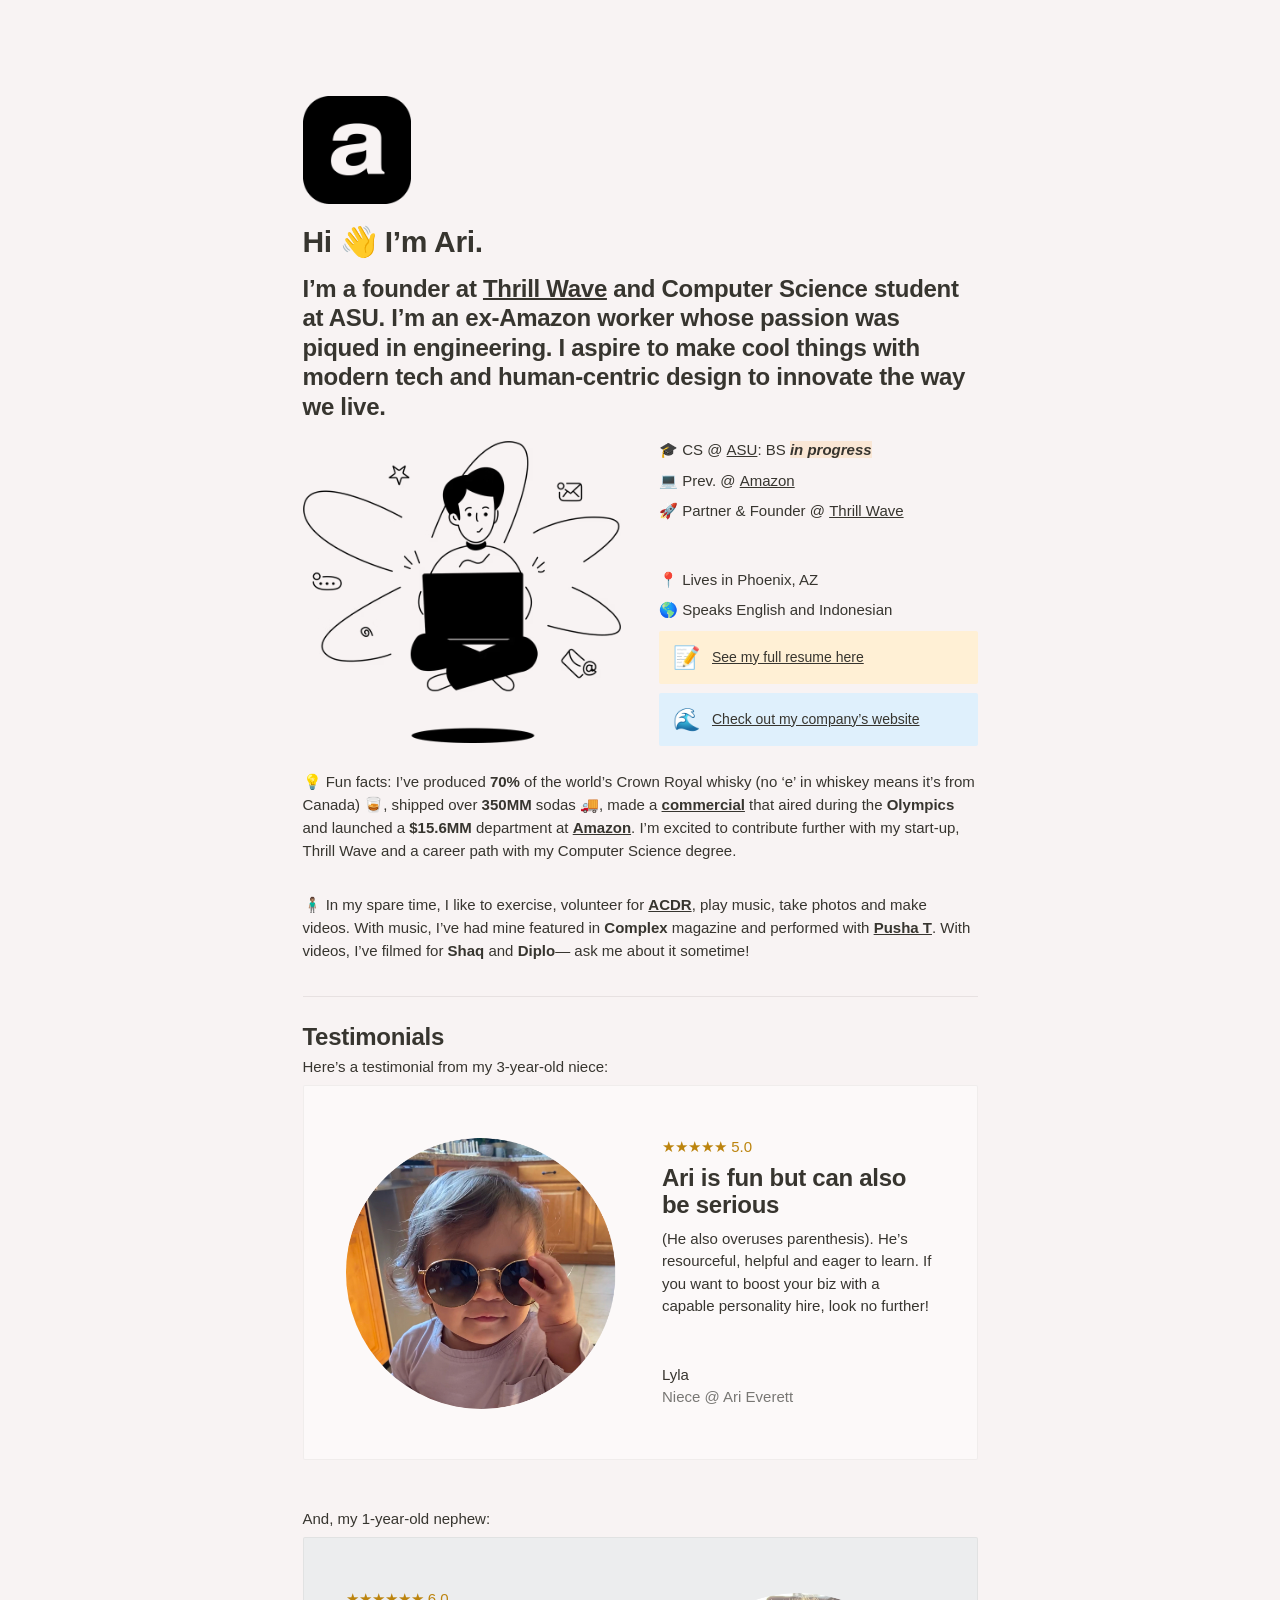
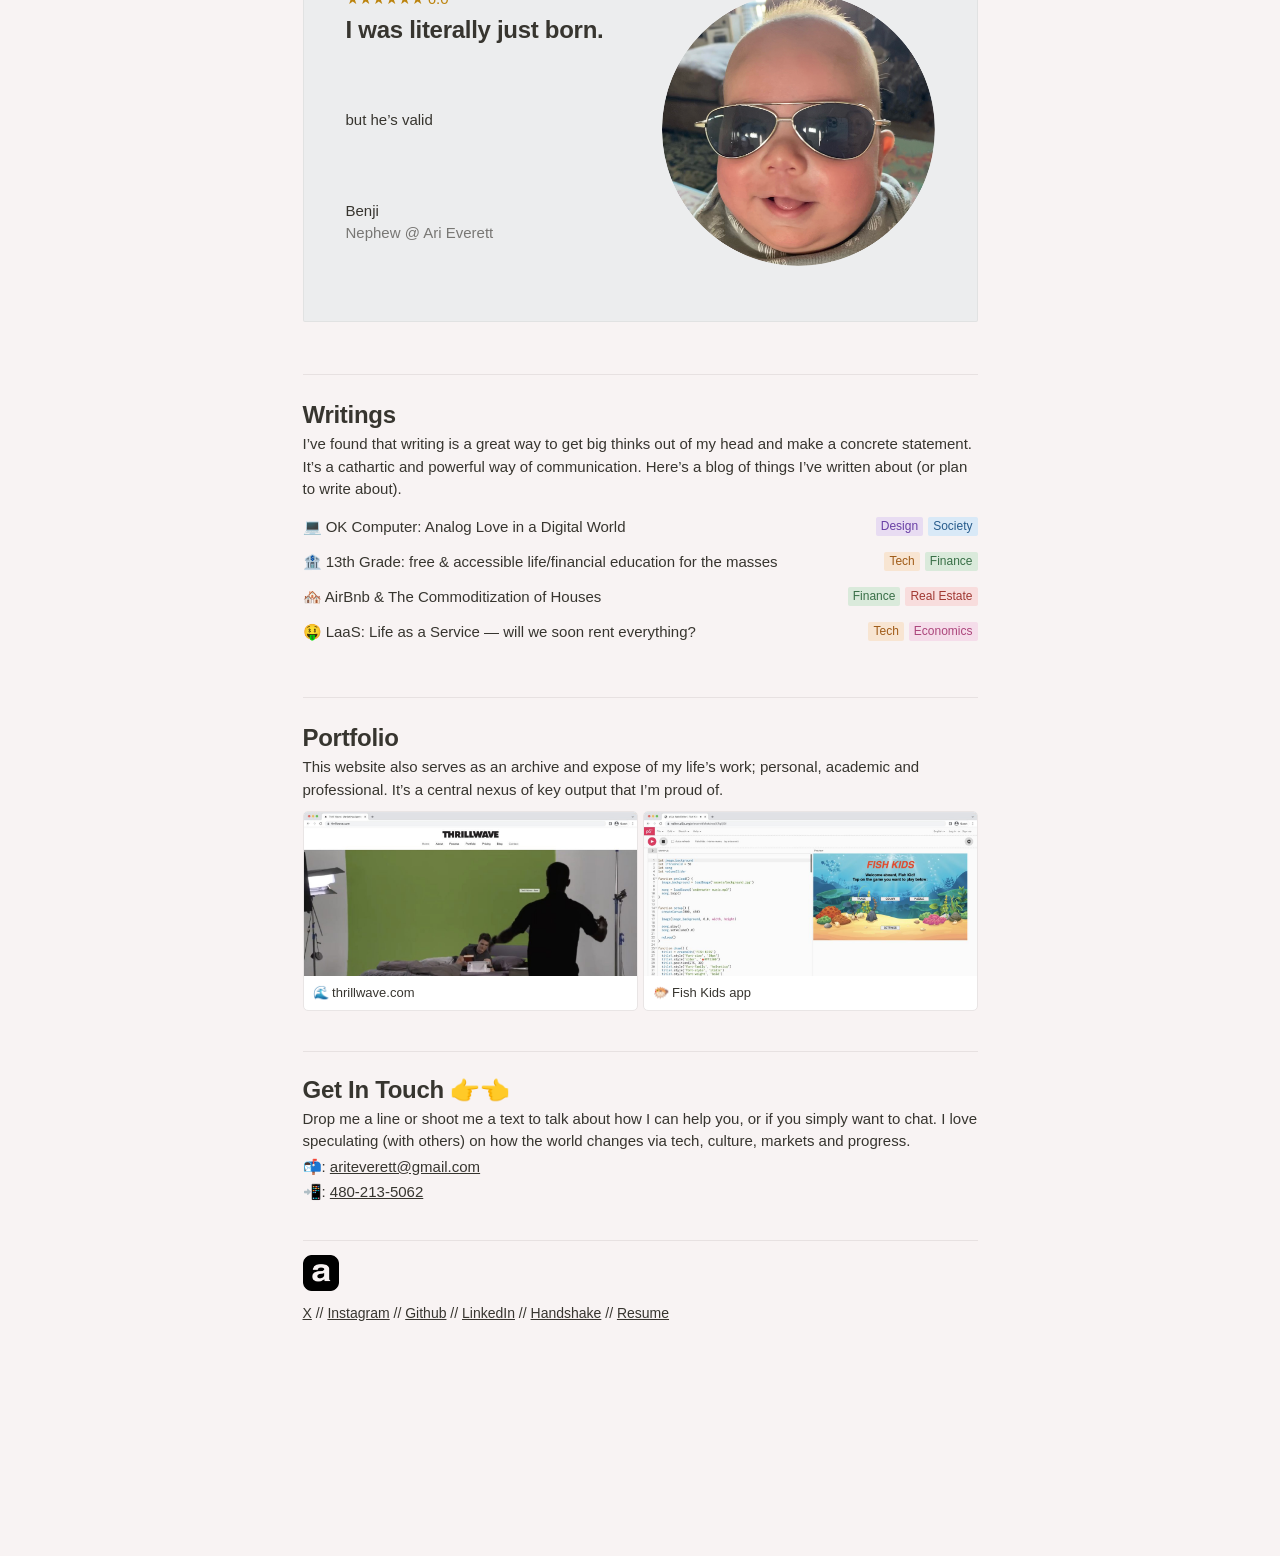
<file: index.html>
<!doctype html>
<html lang="en">
  <head>
    <meta charset="utf-8" />
    <meta name="viewport" content="width=device-width,initial-scale=1" />
    <meta
      name="description"
      content="Ari Everett's website — computer science, writing, projects and contact information."
    />
    <meta name="theme-color" content="#f8f3f3" />
    <title>Ari Everett’s website</title>
    <link
      rel="icon"
      href="assets/original/ari-website-logo-wordmark.png"
      type="image/png"
    />
    <link rel="stylesheet" href="styles.css" />
  </head>
  <body class="home-page">
    <a href="#main" class="skip-link">Skip to content</a>

    <main id="main" class="notion-page">
      
      <figure class="wordmark">
        <img
          src="assets/original/ari-website-logo-wordmark.png"
          width="108"
          height="108"
          alt="Ari Everett's logo, a white a on black"
        />
      </figure>
      <section id="about" class="intro" aria-label="About Ari">
        <h1>Hi 👋 I’m Ari.</h1>
        <p class="intro-bold">
          I’m a founder at <a href="https://thrillwave.com/">Thrill Wave</a> and
          Computer Science student at ASU. I’m an ex-Amazon worker whose passion
          was piqued in engineering. I aspire to make cool things with modern
          tech and human-centric design to innovate the way we live.
        </p>
        <div class="profile-columns">
          <figure class="illustration">
            <img
              src="assets/original/7f15458a-ba9f-46fd-8fb2-d52055afeadf.png"
              alt="Black-and-white illustration of a person working on a laptop"
            />
          </figure>
          <div class="profile-facts">
            <p>
              🎓 CS @ <a href="https://wpcarey.asu.edu/">ASU</a>: BS
              <strong><em class="highlight-orange">in progress</em></strong>
            </p>
            <p>💻 Prev. @ <a href="https://amazon.com/">Amazon</a></p>
            <p>
              🚀 Partner &amp; Founder @
              <a href="https://thrillwave.com/">Thrill Wave</a>
            </p>
            <div class="fact-separator" aria-hidden="true"></div>
            <p>📍 Lives in Phoenix, AZ</p>
            <p>🌎 Speaks English and Indonesian</p>
            <a
              class="notion-callout resume"
              href="https://www.linkedin.com/in/ari-everett-a2522222/"
              ><span aria-hidden="true">📝</span>
              <span>See my full resume here</span></a
            >
            <a class="notion-callout company" href="https://thrillwave.com/"
              ><span aria-hidden="true">🌊</span>
              <span>Check out my company’s website</span></a
            >
          </div>
        </div>
        <p class="bio-paragraph">
          💡 Fun facts: I’ve produced <strong>70%</strong> of the world’s Crown
          Royal whisky (no ‘e’ in whiskey means it’s from Canada) 🥃, shipped
          over <strong>350MM</strong> sodas 🚚, made a
          <strong
            ><a href="https://www.youtube.com/watch?v=tZry4xuAfZs&t=1s"
              >commercial</a
            ></strong
          >
          that aired during the <strong>Olympics</strong> and launched a
          <strong>$15.6MM</strong> department at
          <strong><a href="https://amazon.com/">Amazon</a></strong
          >. I’m excited to contribute further with my start-up, Thrill Wave and
          a career path with my Computer Science degree.
        </p>
        <p class="bio-paragraph">
          🧍🏽‍♂️ In my spare time, I like to exercise, volunteer for
          <a href="https://instagram.com/arizonacattledogsrescue">ACDR</a>, play
          music, take photos and make videos. With music, I’ve had mine featured
          in <strong>Complex</strong> magazine and performed with
          <a
            href="https://open.spotify.com/track/3YqJ0iaDWM0aqEDQExd2j3?si=687bc37be6a9475b"
            >Pusha T</a
          >. With videos, I’ve filmed for <strong>Shaq</strong> and
          <strong>Diplo</strong>— ask me about it sometime!
        </p>
      </section>
      <section class="section testimonials" id="testimonials">
        <h2>Testimonials</h2>
        <p class="section-description">
          Here’s a testimonial from my 3-year-old niece:
        </p>
        <article class="testimonial-card lyla-card">
          <img
            class="testimonial-photo"
            src="assets/original/lyla-ari-website.png"
            alt="Lyla wearing sunglasses"
            loading="eager"
          />
          <div class="testimonial-text">
            <div class="stars">★★★★★ 5.0</div>
            <h3>Ari is fun but can also be serious</h3>
            <p>
              (He also overuses parenthesis). He’s resourceful, helpful and
              eager to learn. If you want to boost your biz with a capable
              personality hire, look no further!
            </p>
            <p class="testimonial-credit">
              Lyla<br /><span>Niece @ Ari Everett</span>
            </p>
          </div>
        </article>
        <p class="section-description nephew-label">
          And, my 1-year-old nephew:
        </p>
        <article class="testimonial-card benji-card">
          <div class="testimonial-text">
            <div class="stars">★★★★★★ 6.0</div>
            <h3>I was literally just born.</h3>
            <p class="benji-valid">but he’s valid</p>
            <p class="testimonial-credit">
              Benji<br /><span>Nephew @ Ari Everett</span>
            </p>
          </div>
          <img
            class="testimonial-photo"
            src="assets/original/benji-sunglasses-arieverett-website.png"
            alt="Benji wearing sunglasses"
            loading="eager"
          />
        </article>
      </section>
      <section class="section writings" id="writing">
        <h2>Writings</h2>
        <p class="section-description">
          I’ve found that writing is a great way to get big thinks out of my
          head and make a concrete statement. It’s a cathartic and powerful way
          of communication. Here’s a blog of things I’ve written about (or plan
          to write about).
        </p>
        <div class="writing-rows">
          <div class="writing-row">
            <a href="writing/ok-computer.html"
              ><span aria-hidden="true">💻</span> OK Computer: Analog Love in a
              Digital World</a
            >
            <div class="tags">
              <span class="tag purple">Design</span
              ><span class="tag blue">Society</span>
            </div>
          </div>
          <div class="writing-row">
            <a href="writing/13th-grade.html"
              ><span aria-hidden="true">🏦</span> 13th Grade: free &amp;
              accessible life/financial education for the masses</a
            >
            <div class="tags">
              <span class="tag orange">Tech</span
              ><span class="tag green">Finance</span>
            </div>
          </div>
          <div class="writing-row">
            <a href="writing/airbnb-and-houses.html"
              ><span aria-hidden="true">🏘️</span> AirBnb &amp; The
              Commoditization of Houses</a
            >
            <div class="tags">
              <span class="tag green">Finance</span
              ><span class="tag red">Real Estate</span>
            </div>
          </div>
          <div class="writing-row">
            <a href="writing/life-as-a-service.html"
              ><span aria-hidden="true">🤑</span> LaaS: Life as a Service — will
              we soon rent everything?</a
            >
            <div class="tags">
              <span class="tag orange">Tech</span
              ><span class="tag pink">Economics</span>
            </div>
          </div>
        </div>
      </section>
      <section class="section portfolio" id="portfolio">
        <h2>Portfolio</h2>
        <p class="section-description">
          This website also serves as an archive and expose of my life’s work;
          personal, academic and professional. It’s a central nexus of key
          output that I’m proud of.
        </p>
        <div class="portfolio-grid">
          <a class="portfolio-card" href="portfolio/thrill-wave.html"
            ><img
              src="assets/portfolio-thrillwave-com-screen-shot-2022-11-09-at-3-14-25-pm-thumb.jpg"
              alt="Screenshot of the Thrill Wave website"
              loading="eager"
            /><span>🌊 thrillwave.com</span></a
          >
          <a class="portfolio-card" href="portfolio/fish-kids.html"
            ><img
              src="assets/portfolio-fish-kids-app-screen-shot-2022-11-09-at-3-31-54-pm-thumb.jpg"
              alt="Screenshot of the Fish Kids app"
              loading="eager"
            /><span>🐡 Fish Kids app</span></a
          >
        </div>
      </section>
      <section class="section contact" id="contact">
        <h2>Get In Touch 👉👈</h2>
        <p>
          Drop me a line or shoot me a text to talk about how I can help you, or
          if you simply want to chat. I love speculating (with others) on how
          the world changes via tech, culture, markets and progress.
        </p>
        <p>
          📬: <a href="mailto:ariteverett@gmail.com">ariteverett@gmail.com</a>
        </p>
        <p>📲: <a href="tel:+14802135062">480-213-5062</a></p>
      </section>
      <footer class="page-footer">
        <img
          src="assets/original/ari-website-logo-wordmark-1.png"
          width="36"
          height="36"
          alt="Ari logo"
        />
        <p>
          <a href="https://x.com/arieverett_">X</a> //
          <a href="https://instagram.com/ari.everett">Instagram</a> //
          <a href="https://github.com/arieverett">Github</a> //
          <a href="https://www.linkedin.com/in/ari-everett-a2522222/"
            >LinkedIn</a
          >
          //
          <a href="https://asu.joinhandshake.com/stu/users/40509459"
            >Handshake</a
          >
          //
          <a href="https://www.linkedin.com/in/ari-everett-a2522222/">Resume</a>
        </p>
      </footer>
    </main>
  </body>
</html>
</file>
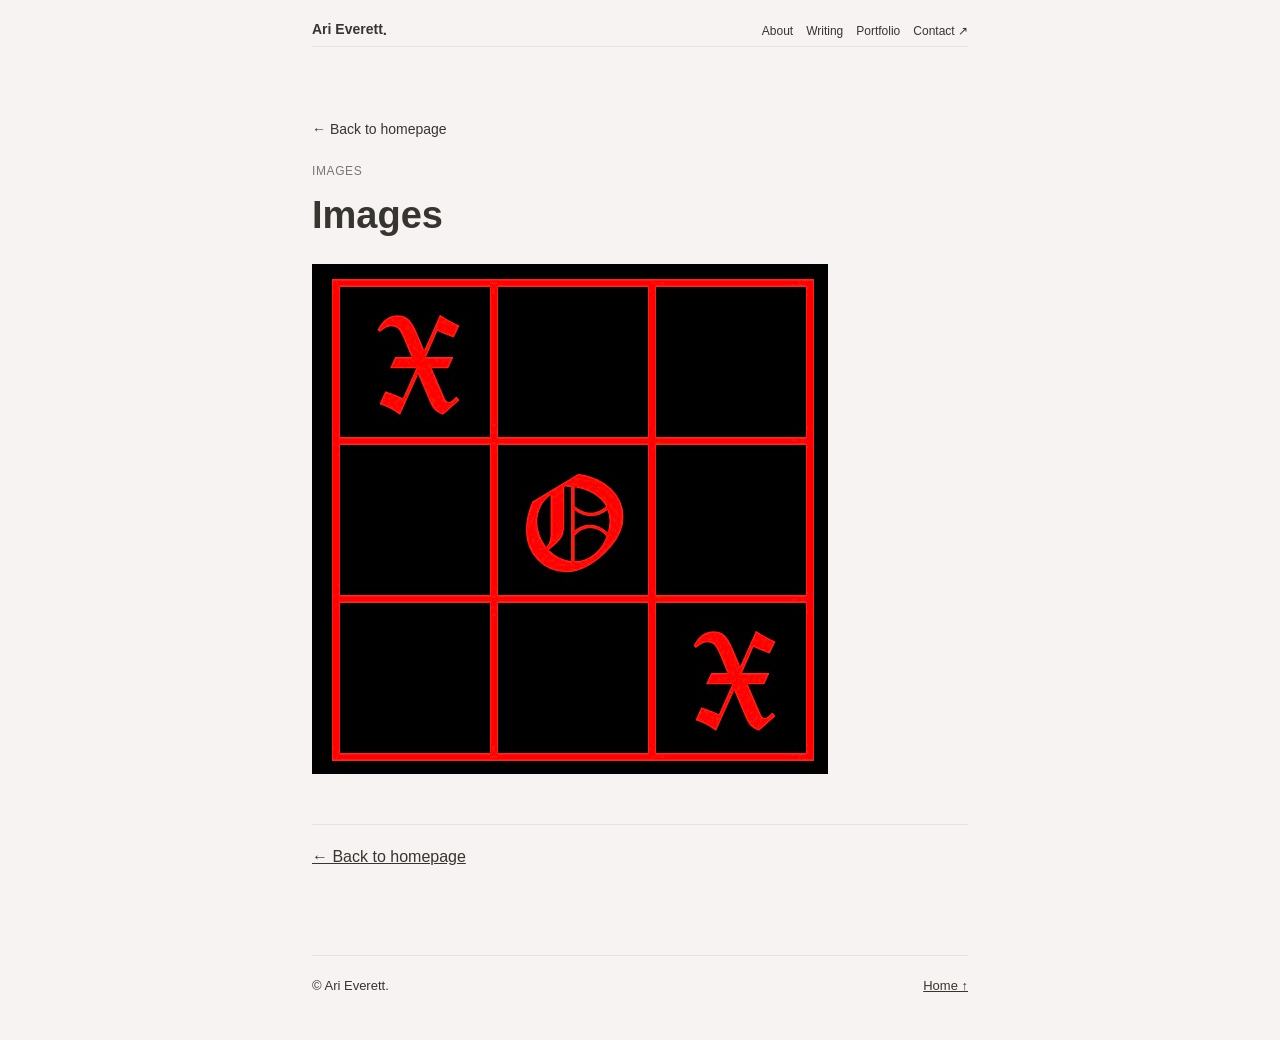
<file: images.html>
<!doctype html>
<html lang="en">
  <head>
    <meta charset="utf-8" />
    <meta name="viewport" content="width=device-width,initial-scale=1" />
    <title>Images — Ari Everett</title>
    <meta
      name="description"
      content="Images on Ari Everett's personal website"
    />
    <link
      rel="icon"
      type="image/png"
      href="./assets/original/ari-website-logo-wordmark.png"
    />
    <link rel="stylesheet" href="./styles.css" />
  </head>
  <body>
    <a class="skip-link" href="#main">Skip to content</a>
    <div class="page-shell">
      <header class="site-header">
        <a class="brand" href="./index.html"
          >Ari Everett<span class="brand-period">.</span></a
        >
        <nav class="main-nav" aria-label="Main navigation">
          <a href="./index.html#about">About</a
          ><a href="./index.html#writing">Writing</a>
          <a href="./index.html#portfolio">Portfolio</a
          ><a class="nav-contact" href="./index.html#contact">Contact ↗</a>
        </nav>
      </header>
      <main id="main" class="detail-page">
        <a class="back-link" href="./index.html">← Back to homepage</a>
        <div class="section-kicker">IMAGES</div>
        <h1 class="detail-heading">Images</h1>

        <div class="detail-content">
          <div class="page-body">
            <p
              class=""
              dir="auto"
              id="19d56f1e-ccf3-80bd-9148-d200be63e2c1"
            ></p>
            <figure
              class="image"
              data-notion-image="Images/thumbnail.jpg"
              dir="ltr"
              id="19d56f1e-ccf3-8064-bd2c-e32efbeae241"
            >
              <a href="assets/original/images-thumbnail.jpg"
                ><img
                  alt="Images image"
                  loading="lazy"
                  src="assets/original/images-thumbnail.jpg"
              /></a>
            </figure>
          </div>
        </div>
        <p class="detail-bottom">
          <a href="./index.html">← Back to homepage</a>
        </p>
      </main>
      <footer class="footer">
        <span>© Ari Everett.</span><a href="./index.html">Home ↑</a>
      </footer>
    </div>
  </body>
</html>
</file>
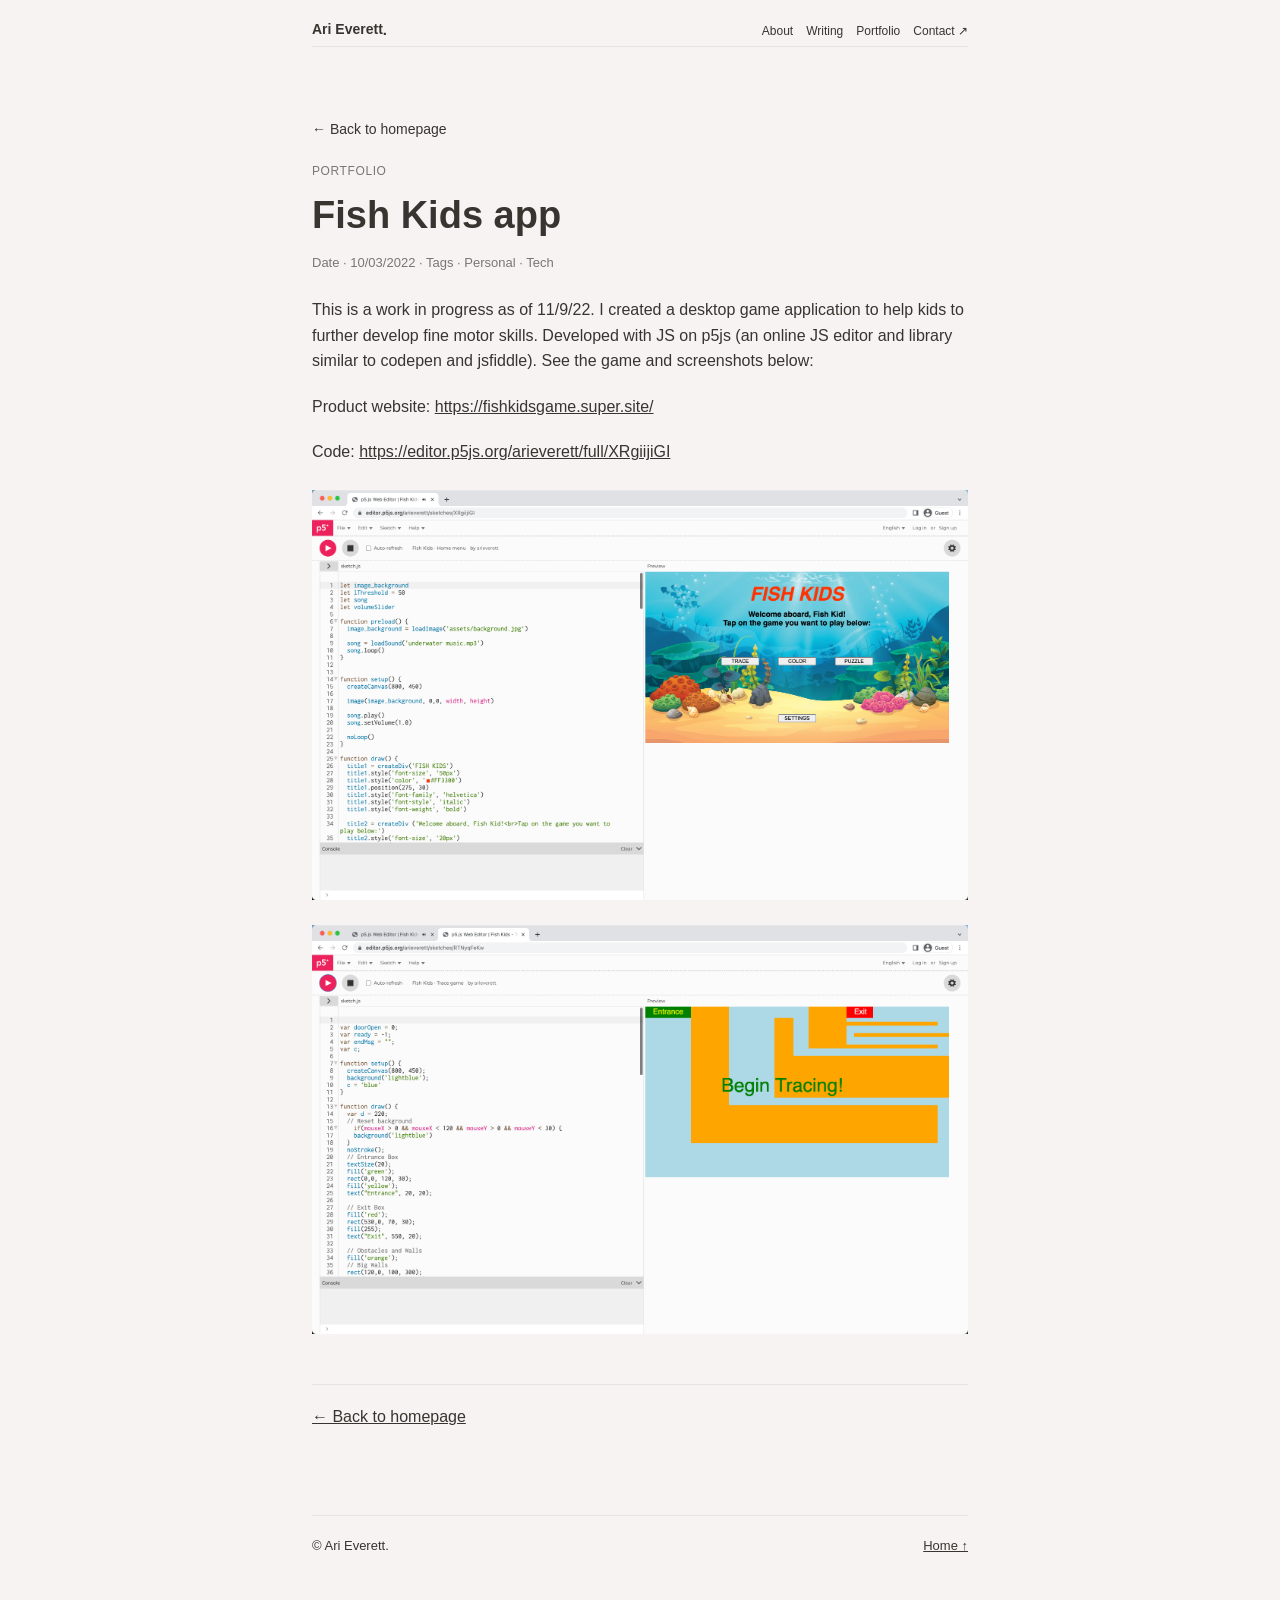
<file: portfolio/fish-kids.html>
<!doctype html>
<html lang="en">
  <head>
    <meta charset="utf-8" />
    <meta name="viewport" content="width=device-width,initial-scale=1" />
    <title>Fish Kids app — Ari Everett</title>
    <meta
      name="description"
      content="Fish Kids app on Ari Everett's personal website"
    />
    <link
      rel="icon"
      type="image/png"
      href="../assets/original/ari-website-logo-wordmark.png"
    />
    <link rel="stylesheet" href="../styles.css" />
  </head>
  <body>
    <a class="skip-link" href="#main">Skip to content</a>
    <div class="page-shell">
      <header class="site-header">
        <a class="brand" href="../index.html"
          >Ari Everett<span class="brand-period">.</span></a
        >
        <nav class="main-nav" aria-label="Main navigation">
          <a href="../index.html#about">About</a
          ><a href="../index.html#writing">Writing</a>
          <a href="../index.html#portfolio">Portfolio</a
          ><a class="nav-contact" href="../index.html#contact">Contact ↗</a>
        </nav>
      </header>
      <main id="main" class="detail-page">
        <a class="back-link" href="../index.html">← Back to homepage</a>
        <div class="section-kicker">PORTFOLIO</div>
        <h1 class="detail-heading">Fish Kids app</h1>
        <p class="detail-meta">Date · 10/03/2022 · Tags · Personal · Tech</p>
        <div class="detail-content">
          <div class="page-body">
            <p class="" dir="auto" id="2e720b63-344a-4698-a5ae-ea6cd41a1dca">
              This is a work in progress as of 11/9/22. I created a desktop game
              application to help kids to further develop fine motor skills.
              Developed with JS on p5js (an online JS editor and library similar
              to codepen and jsfiddle). See the game and screenshots below:
            </p>
            <p class="" dir="auto" id="11c56f1e-ccf3-8096-9012-fd1889cea832">
              Product website:
              <a
                href="https://fishkidsgame.super.site/"
                rel="noopener noreferrer"
                >https://fishkidsgame.super.site/</a
              >
            </p>
            <p class="" dir="auto" id="c6db4146-a70e-40aa-aa8f-66b83455198d">
              Code:
              <a
                href="https://editor.p5js.org/arieverett/full/XRgiijiGI"
                rel="noopener noreferrer"
                >https://editor.p5js.org/arieverett/full/XRgiijiGI</a
              >
            </p>
            <figure
              class="image"
              data-notion-image="Fish%20Kids%20app/Screen_Shot_2022-11-09_at_3.31.54_PM.png"
              dir="ltr"
              id="dcc978ec-bba9-4c83-ada4-5f64b4d6c47f"
            >
              <a
                href="../assets/original/portfolio-fish-kids-app-screen-shot-2022-11-09-at-3-31-54-pm.png"
                ><img
                  alt="Fish Kids app image"
                  loading="lazy"
                  src="../assets/original/portfolio-fish-kids-app-screen-shot-2022-11-09-at-3-31-54-pm.png"
              /></a>
            </figure>
            <figure
              class="image"
              data-notion-image="Fish%20Kids%20app/Screen_Shot_2022-11-09_at_3.32.08_PM.png"
              dir="ltr"
              id="29013e38-6237-44db-bda9-22031362b367"
            >
              <a
                href="../assets/original/portfolio-fish-kids-app-screen-shot-2022-11-09-at-3-32-08-pm.png"
                ><img
                  alt="Fish Kids app image"
                  loading="lazy"
                  src="../assets/original/portfolio-fish-kids-app-screen-shot-2022-11-09-at-3-32-08-pm.png"
              /></a>
            </figure>
            <p
              class=""
              dir="auto"
              id="499228a7-7726-4e8a-abd5-2898237846c4"
            ></p>
            <p
              class=""
              dir="auto"
              id="09906d43-035c-4b67-9254-ae1dd00c31d7"
            ></p>
          </div>
        </div>
        <p class="detail-bottom">
          <a href="../index.html">← Back to homepage</a>
        </p>
      </main>
      <footer class="footer">
        <span>© Ari Everett.</span><a href="../index.html">Home ↑</a>
      </footer>
    </div>
  </body>
</html>
</file>
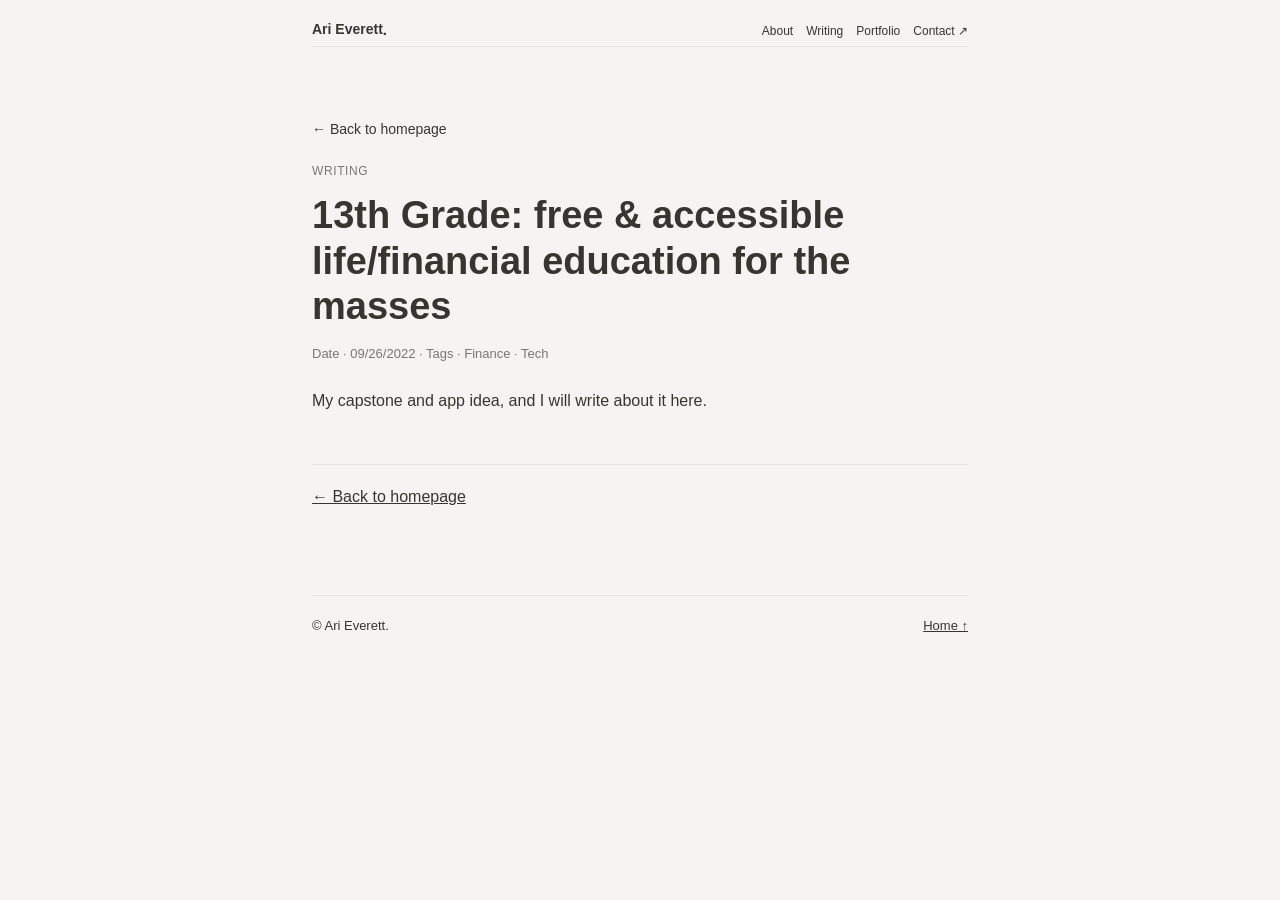
<file: writing/13th-grade.html>
<!doctype html>
<html lang="en">
  <head>
    <meta charset="utf-8" />
    <meta name="viewport" content="width=device-width,initial-scale=1" />
    <title>
      13th Grade: free &amp; accessible life/financial education for the masses
      — Ari Everett
    </title>
    <meta
      name="description"
      content="13th Grade: free &amp; accessible life/financial education for the masses on Ari Everett's personal website"
    />
    <link
      rel="icon"
      type="image/png"
      href="../assets/original/ari-website-logo-wordmark.png"
    />
    <link rel="stylesheet" href="../styles.css" />
  </head>
  <body>
    <a class="skip-link" href="#main">Skip to content</a>
    <div class="page-shell">
      <header class="site-header">
        <a class="brand" href="../index.html"
          >Ari Everett<span class="brand-period">.</span></a
        >
        <nav class="main-nav" aria-label="Main navigation">
          <a href="../index.html#about">About</a
          ><a href="../index.html#writing">Writing</a>
          <a href="../index.html#portfolio">Portfolio</a
          ><a class="nav-contact" href="../index.html#contact">Contact ↗</a>
        </nav>
      </header>
      <main id="main" class="detail-page">
        <a class="back-link" href="../index.html">← Back to homepage</a>
        <div class="section-kicker">WRITING</div>
        <h1 class="detail-heading">
          13th Grade: free &amp; accessible life/financial education for the
          masses
        </h1>
        <p class="detail-meta">Date · 09/26/2022 · Tags · Finance · Tech</p>
        <div class="detail-content">
          <div class="page-body">
            <p class="" dir="auto" id="186f6f62-6cf7-49ed-97bd-ac628288b613">
              My capstone and app idea, and I will write about it here.
            </p>
            <p
              class=""
              dir="auto"
              id="72f64b01-c2cf-4636-8346-1b865a9e1046"
            ></p>
            <p
              class=""
              dir="auto"
              id="9e694cc7-47d7-45fc-ae97-d70e70935a6c"
            ></p>
            <p
              class=""
              dir="auto"
              id="3c4d1715-c1b2-4a31-a264-1a6c66358feb"
            ></p>
          </div>
        </div>
        <p class="detail-bottom">
          <a href="../index.html">← Back to homepage</a>
        </p>
      </main>
      <footer class="footer">
        <span>© Ari Everett.</span><a href="../index.html">Home ↑</a>
      </footer>
    </div>
  </body>
</html>
</file>
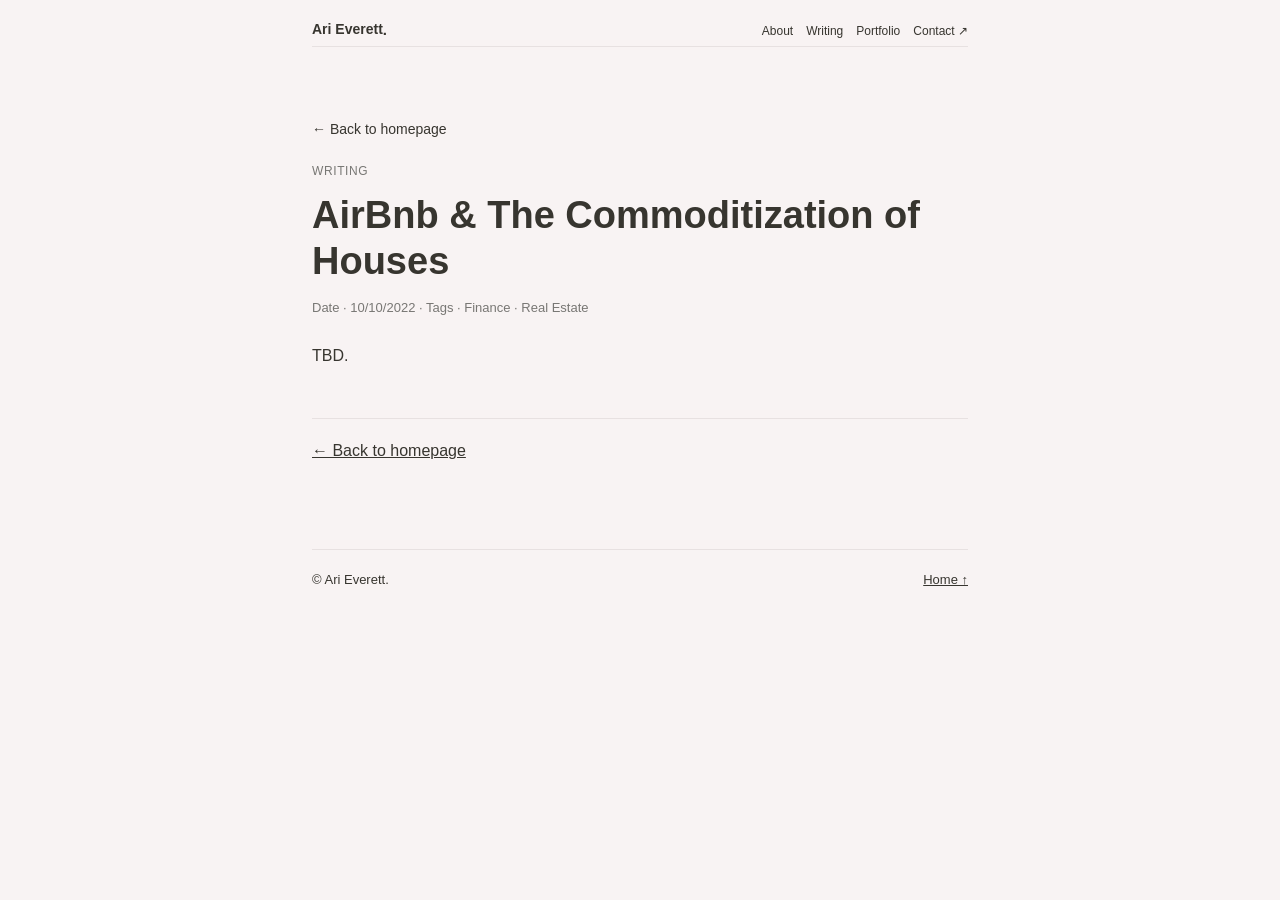
<file: writing/airbnb-and-houses.html>
<!doctype html>
<html lang="en">
  <head>
    <meta charset="utf-8" />
    <meta name="viewport" content="width=device-width,initial-scale=1" />
    <title>AirBnb &amp; The Commoditization of Houses — Ari Everett</title>
    <meta
      name="description"
      content="AirBnb &amp; The Commoditization of Houses on Ari Everett's personal website"
    />
    <link
      rel="icon"
      type="image/png"
      href="../assets/original/ari-website-logo-wordmark.png"
    />
    <link rel="stylesheet" href="../styles.css" />
  </head>
  <body>
    <a class="skip-link" href="#main">Skip to content</a>
    <div class="page-shell">
      <header class="site-header">
        <a class="brand" href="../index.html"
          >Ari Everett<span class="brand-period">.</span></a
        >
        <nav class="main-nav" aria-label="Main navigation">
          <a href="../index.html#about">About</a
          ><a href="../index.html#writing">Writing</a>
          <a href="../index.html#portfolio">Portfolio</a
          ><a class="nav-contact" href="../index.html#contact">Contact ↗</a>
        </nav>
      </header>
      <main id="main" class="detail-page">
        <a class="back-link" href="../index.html">← Back to homepage</a>
        <div class="section-kicker">WRITING</div>
        <h1 class="detail-heading">
          AirBnb &amp; The Commoditization of Houses
        </h1>
        <p class="detail-meta">
          Date · 10/10/2022 · Tags · Finance · Real Estate
        </p>
        <div class="detail-content">
          <div class="page-body">
            <p class="" dir="auto" id="00186865-2299-4bcc-b50f-92498fb00786">
              TBD.
            </p>
          </div>
        </div>
        <p class="detail-bottom">
          <a href="../index.html">← Back to homepage</a>
        </p>
      </main>
      <footer class="footer">
        <span>© Ari Everett.</span><a href="../index.html">Home ↑</a>
      </footer>
    </div>
  </body>
</html>
</file>
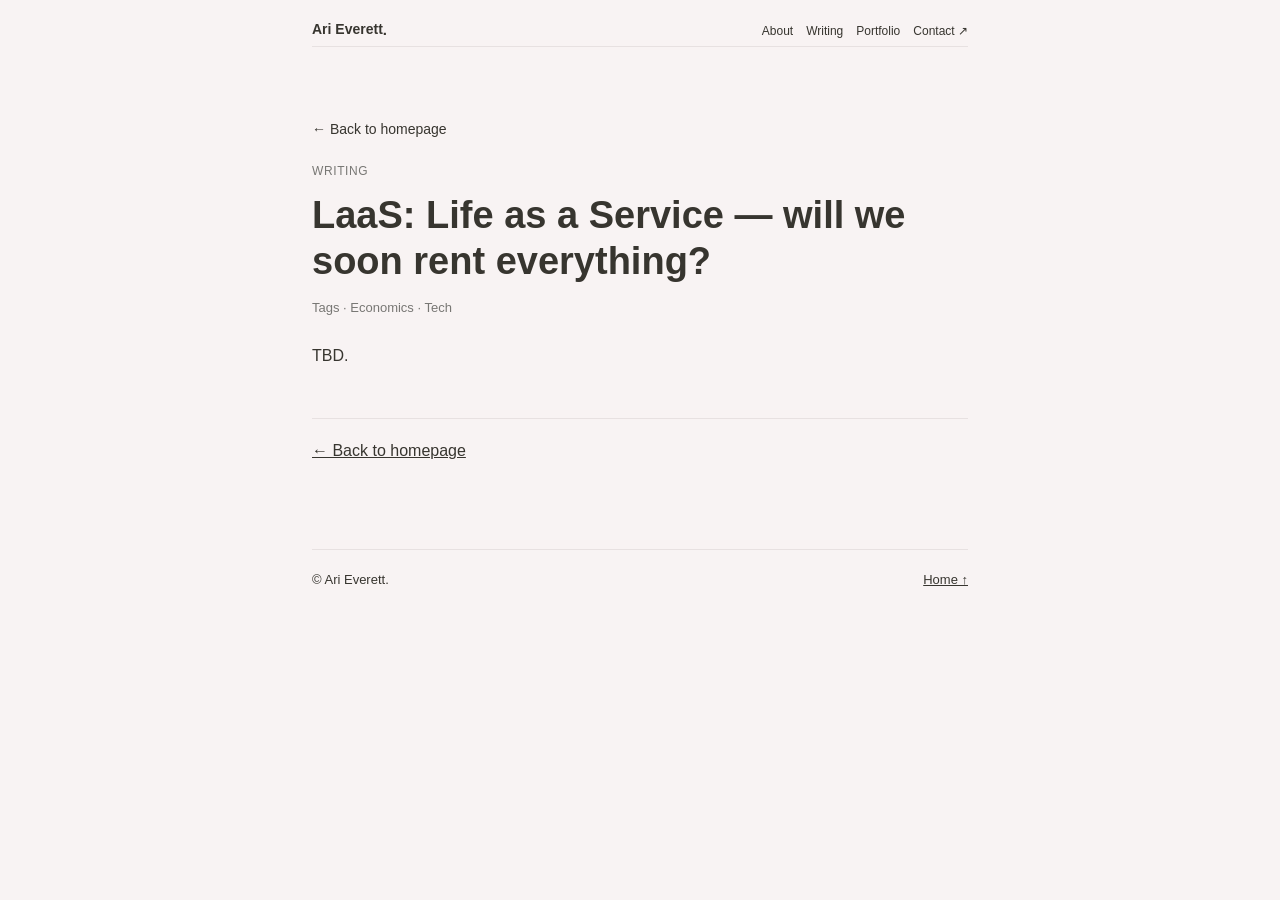
<file: writing/life-as-a-service.html>
<!doctype html>
<html lang="en">
  <head>
    <meta charset="utf-8" />
    <meta name="viewport" content="width=device-width,initial-scale=1" />
    <title>
      LaaS: Life as a Service — will we soon rent everything? — Ari Everett
    </title>
    <meta
      name="description"
      content="LaaS: Life as a Service — will we soon rent everything? on Ari Everett's personal website"
    />
    <link
      rel="icon"
      type="image/png"
      href="../assets/original/ari-website-logo-wordmark.png"
    />
    <link rel="stylesheet" href="../styles.css" />
  </head>
  <body>
    <a class="skip-link" href="#main">Skip to content</a>
    <div class="page-shell">
      <header class="site-header">
        <a class="brand" href="../index.html"
          >Ari Everett<span class="brand-period">.</span></a
        >
        <nav class="main-nav" aria-label="Main navigation">
          <a href="../index.html#about">About</a
          ><a href="../index.html#writing">Writing</a>
          <a href="../index.html#portfolio">Portfolio</a
          ><a class="nav-contact" href="../index.html#contact">Contact ↗</a>
        </nav>
      </header>
      <main id="main" class="detail-page">
        <a class="back-link" href="../index.html">← Back to homepage</a>
        <div class="section-kicker">WRITING</div>
        <h1 class="detail-heading">
          LaaS: Life as a Service — will we soon rent everything?
        </h1>
        <p class="detail-meta">Tags · Economics · Tech</p>
        <div class="detail-content">
          <div class="page-body">
            <p class="" dir="auto" id="135bf34f-faa6-4418-8be0-e169ffb98503">
              TBD.
            </p>
          </div>
        </div>
        <p class="detail-bottom">
          <a href="../index.html">← Back to homepage</a>
        </p>
      </main>
      <footer class="footer">
        <span>© Ari Everett.</span><a href="../index.html">Home ↑</a>
      </footer>
    </div>
  </body>
</html>
</file>
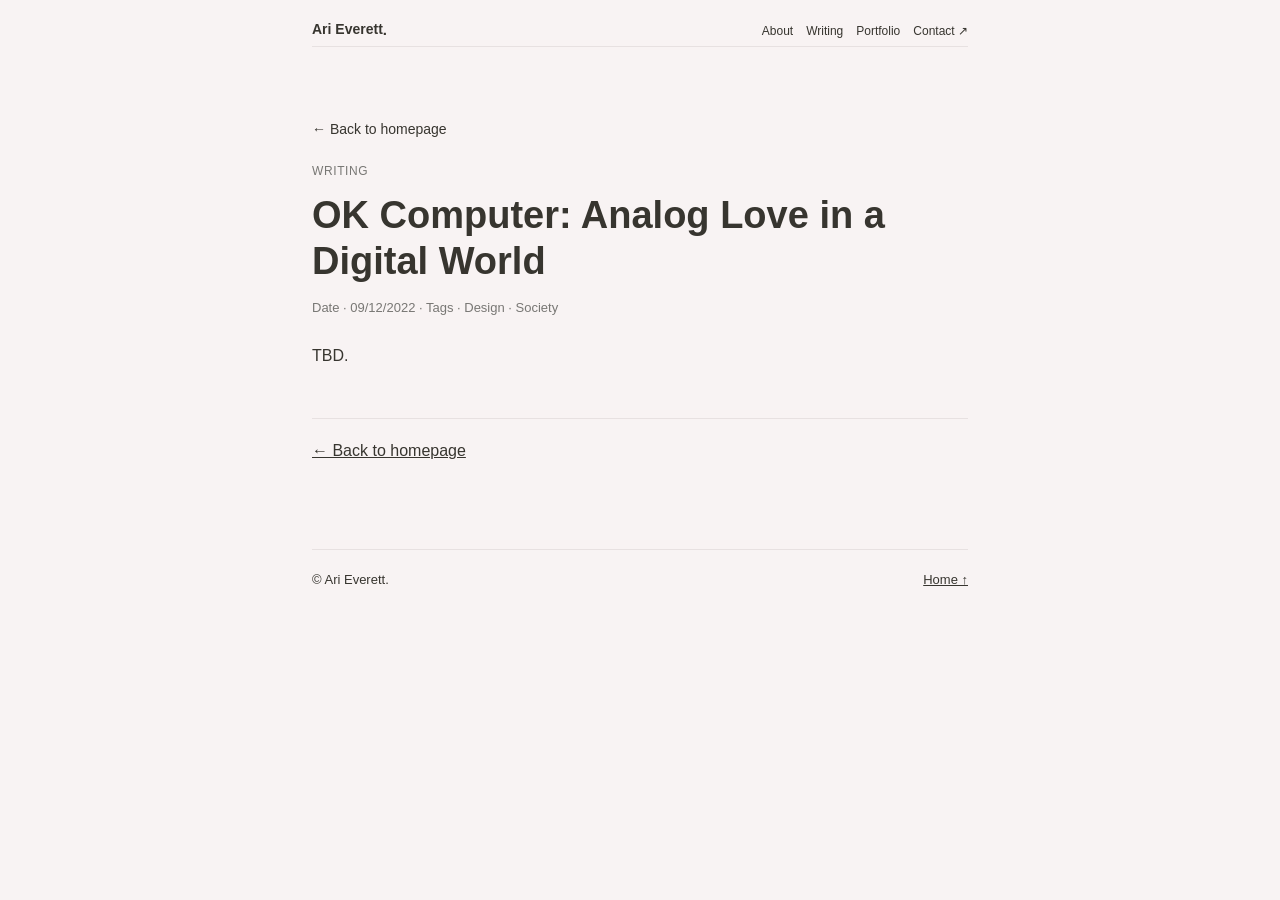
<file: writing/ok-computer.html>
<!doctype html>
<html lang="en">
  <head>
    <meta charset="utf-8" />
    <meta name="viewport" content="width=device-width,initial-scale=1" />
    <title>OK Computer: Analog Love in a Digital World — Ari Everett</title>
    <meta
      name="description"
      content="OK Computer: Analog Love in a Digital World on Ari Everett's personal website"
    />
    <link
      rel="icon"
      type="image/png"
      href="../assets/original/ari-website-logo-wordmark.png"
    />
    <link rel="stylesheet" href="../styles.css" />
  </head>
  <body>
    <a class="skip-link" href="#main">Skip to content</a>
    <div class="page-shell">
      <header class="site-header">
        <a class="brand" href="../index.html"
          >Ari Everett<span class="brand-period">.</span></a
        >
        <nav class="main-nav" aria-label="Main navigation">
          <a href="../index.html#about">About</a
          ><a href="../index.html#writing">Writing</a>
          <a href="../index.html#portfolio">Portfolio</a
          ><a class="nav-contact" href="../index.html#contact">Contact ↗</a>
        </nav>
      </header>
      <main id="main" class="detail-page">
        <a class="back-link" href="../index.html">← Back to homepage</a>
        <div class="section-kicker">WRITING</div>
        <h1 class="detail-heading">
          OK Computer: Analog Love in a Digital World
        </h1>
        <p class="detail-meta">Date · 09/12/2022 · Tags · Design · Society</p>
        <div class="detail-content">
          <div class="page-body">
            <p class="" dir="auto" id="47ffeea6-adcf-4f6d-a46e-89ec11ea395a">
              TBD.
            </p>
          </div>
        </div>
        <p class="detail-bottom">
          <a href="../index.html">← Back to homepage</a>
        </p>
      </main>
      <footer class="footer">
        <span>© Ari Everett.</span><a href="../index.html">Home ↑</a>
      </footer>
    </div>
  </body>
</html>
</file>
<file: styles.css>
/* Responsive, framework-free reconstruction of the user's Super-hosted Notion page. */
:root {
  color-scheme: light;
  --page: #f8f3f3;
  --ink: #37352f;
  --faint: rgba(55, 53, 47, 0.09);
}
* {
  box-sizing: border-box;
}
html {
  scroll-behavior: smooth;
}
body {
  margin: 0;
  background: var(--page);
  color: var(--ink);
  font:
    16px/1.5 -apple-system,
    BlinkMacSystemFont,
    "Segoe UI",
    Helvetica,
    Arial,
    sans-serif;
}
a {
  color: inherit;
  text-decoration: underline;
  text-underline-offset: 1px;
}
a:focus-visible {
  outline: 2px solid #2383e2;
  outline-offset: 3px;
}
.skip-link {
  position: absolute;
  left: 12px;
  top: -100px;
  background: white;
  padding: 8px;
  z-index: 20;
}
.skip-link:focus {
  top: 12px;
}
.site-header {
  height: 38px;
  display: flex;
  align-items: center;
  padding: 0 18px;
  font-size: 14px;
}
.brand {
  font-size: 14px;
  text-decoration: none;
  white-space: nowrap;
  font-weight: 400;
}
.brand span {
  font-size: 15px;
  vertical-align: -1px;
}
.notion-page {
  width: 675px;
  max-width: calc(100% - 44px);
  margin: 96px auto 0;
  position: relative;
  left: 0;
  padding-bottom: 220px;
}
.page-icon {
  font-size: 72px;
  line-height: 1.2;
  height: 114px;
  margin-bottom: 10px;
}
.page-title {
  font-size: 40px;
  letter-spacing: -0.015em;
  line-height: 1.2;
  margin: 0 0 20px;
  font-weight: 700;
}
.wordmark {
  margin: 0 0 19px;
  line-height: 0;
}
.wordmark img {
  height: 108px;
  width: 108px;
  object-fit: contain;
}
.intro h1 {
  font-size: 30px;
  line-height: 1.25;
  margin: 0 0 13px;
  font-weight: 700;
  letter-spacing: -0.01em;
}
.intro-bold {
  font-size: 24px;
  line-height: 1.23;
  font-weight: 700;
  margin: 0 0 18px;
  letter-spacing: -0.012em;
}
.profile-columns {
  display: grid;
  grid-template-columns: 1fr 1fr;
  gap: 38px;
  align-items: start;
  min-height: 305px;
}
.illustration {
  margin: 0;
  display: flex;
  align-items: center;
  justify-content: center;
  padding-top: 2px;
}
.illustration img {
  display: block;
  width: 100%;
  max-width: 330px;
  height: auto;
}
.profile-facts {
  font-size: 15px;
  line-height: 1.5;
}
.profile-facts p {
  margin: 0 0 8px;
}
.profile-facts a {
  font-weight: 500;
}
.fact-separator {
  height: 38px;
}
.highlight-orange {
  background: #fae7d5;
  font-weight: 700;
  font-style: italic;
}
.notion-callout {
  display: flex;
  align-items: center;
  min-height: 50px;
  padding: 10px 14px;
  margin: 9px 0 0;
  gap: 12px;
  text-decoration: none;
  font-size: 14px;
  border-radius: 2px;
}
.notion-callout span:last-child {
  text-decoration: underline;
}
.notion-callout span:first-child {
  font-size: 22px;
}
.resume {
  background: #fff0d5;
}
.company {
  background: #dff0fc;
}
.bio-paragraph {
  font-size: 15px;
  line-height: 1.55;
  margin: 24px 0 30px;
}
.bio-paragraph a {
  font-weight: 600;
}
.section {
  border-top: 1px solid var(--faint);
  padding-top: 24px;
  margin-top: 34px;
}
.section h2 {
  font-weight: 700;
  font-size: 24px;
  line-height: 1.3;
  margin: 0 0 3px;
  letter-spacing: -0.012em;
}
.section-description {
  font-size: 15px;
  line-height: 1.5;
  margin: 0 0 7px;
}
.testimonial-card {
  min-height: 368px;
  display: grid;
  grid-template-columns: 1fr 1fr;
  gap: 44px;
  padding: 50px 42px;
  align-items: start;
  border: 1px solid rgba(55, 53, 47, 0.06);
  border-radius: 2px;
  background: rgba(255, 255, 255, 0.5);
}
.testimonial-photo {
  width: 100%;
  max-width: 290px;
  aspect-ratio: 1;
  object-fit: cover;
  border-radius: 50%;
  align-self: center;
}
.testimonial-text {
  font-size: 15px;
  min-width: 0;
}
.stars {
  font-size: 15px;
  color: #bc840e;
  margin-bottom: 5px;
}
.testimonial-text h3 {
  font-size: 24px;
  line-height: 1.15;
  letter-spacing: -0.012em;
  margin: 0 0 9px;
}
.testimonial-text p {
  margin: 0;
  line-height: 1.5;
}
.testimonial-credit {
  margin-top: 46px !important;
}
.testimonial-credit span {
  color: #787774;
}
.nephew-label {
  margin-top: 48px;
  margin-bottom: 7px;
}
.benji-card {
  background: #ecedee;
  min-height: 385px;
  grid-template-columns: 1fr 1fr;
  align-items: center;
}
.benji-card .testimonial-text {
  align-self: start;
}
.benji-valid {
  margin-top: 66px !important;
}
.benji-card .testimonial-credit {
  margin-top: 68px !important;
}
.writings {
  margin-top: 52px;
  padding-top: 24px;
}
.writing-rows {
  margin: 8px 0 0;
}
.writing-row {
  display: grid;
  grid-template-columns: minmax(0, 1fr) auto;
  gap: 10px;
  align-items: center;
  min-height: 35px;
  font-size: 15px;
  line-height: 1.4;
}
.writing-row a {
  text-decoration: none;
}
.writing-row a:hover {
  text-decoration: underline;
}
.tags {
  display: flex;
  justify-content: flex-end;
  gap: 5px;
  flex-wrap: wrap;
}
.tag {
  font-size: 12px;
  line-height: 1.4;
  padding: 1px 5px;
  border-radius: 2px;
  white-space: nowrap;
}
.purple {
  background: #e8dcf2;
  color: #6940a5;
}
.blue {
  background: #d9e9f7;
  color: #285c8c;
}
.orange {
  background: #f8e5d2;
  color: #a05c19;
}
.green {
  background: #daeadb;
  color: #396f47;
}
.red {
  background: #f8dddd;
  color: #a03832;
}
.pink {
  background: #f5ddea;
  color: #ac467c;
}
.portfolio {
  margin-top: 48px;
}
.portfolio-grid {
  display: grid;
  grid-template-columns: 1fr 1fr;
  gap: 5px;
  margin-top: 10px;
}
.portfolio-card {
  display: block;
  background: #fff;
  border: 1px solid #e9e5e5;
  border-radius: 5px;
  overflow: hidden;
  text-decoration: none;
  font-size: 13px;
}
.portfolio-card:hover {
  border-color: #aaa;
}
.portfolio-card img {
  width: 100%;
  height: 164px;
  object-fit: cover;
  object-position: top;
  display: block;
}
.portfolio-card span {
  display: block;
  padding: 7px 9px;
}
.contact {
  margin-top: 40px;
  padding-top: 22px;
}
.contact h2 {
  margin-bottom: 3px;
}
.contact p {
  font-size: 15px;
  line-height: 1.5;
  margin: 0 0 3px;
}
.page-footer {
  border-top: 1px solid var(--faint);
  margin-top: 36px;
  padding-top: 14px;
  font-size: 14px;
}
.page-footer img {
  display: block;
  width: 36px;
  height: 36px;
}
.page-footer p {
  margin: 12px 0;
}
.page-footer .images-link {
  margin-top: 30px;
}
.page-footer .images-link a {
  text-decoration: none;
}
/* Existing exported writing and portfolio pages remain readable and functional. */
.page-shell {
  max-width: 700px;
  margin: 0 auto;
  padding: 0 22px;
}
.page-shell .site-header {
  padding: 0;
  margin-top: 15px;
  height: auto;
  min-height: 32px;
  border-bottom: 1px solid var(--faint);
  display: flex;
  justify-content: space-between;
  gap: 15px;
}
.page-shell .brand {
  font-weight: 600;
}
.page-shell .main-nav {
  display: flex;
  gap: 13px;
  flex-wrap: wrap;
  font-size: 12px;
}
.page-shell .main-nav a {
  text-decoration: none;
}
.detail-page {
  padding: 70px 0;
  max-width: 700px;
  margin: 0 auto;
}
.back-link {
  font-size: 14px;
  text-decoration: none;
  display: inline-block;
  margin-bottom: 22px;
}
.section-kicker {
  font-size: 12px;
  color: #787774;
  letter-spacing: 0.05em;
}
.detail-heading {
  font-size: 38px;
  line-height: 1.2;
  margin: 13px 0 14px;
  overflow-wrap: anywhere;
}
.detail-meta {
  font-size: 13px;
  color: #787774;
  margin-bottom: 25px;
}
.detail-content {
  font-size: 16px;
  line-height: 1.6;
  overflow-wrap: anywhere;
}
.detail-content p {
  margin-bottom: 20px;
}
.detail-content a {
  overflow-wrap: anywhere;
}
.detail-content figure {
  margin: 25px 0;
}
.detail-content figure img {
  display: block;
  max-width: 100%;
  height: auto;
}
.detail-bottom {
  border-top: 1px solid var(--faint);
  margin-top: 50px;
  padding-top: 20px;
}
.footer {
  border-top: 1px solid var(--faint);
  padding: 20px 0 45px;
  display: flex;
  justify-content: space-between;
  font-size: 13px;
}
.detail-content .page-body {
  max-width: 100%;
}
/* The screenshot's mobile version is a narrow, stacked Notion column. */
@media (max-width: 900px) {
  .notion-page {
    left: 0;
    width: 700px;
    margin-top: 63px;
  }
}
@media (max-width: 600px) {
  body {
    font-size: 16px;
  }
  .site-header {
    height: 38px;
    padding: 0 11px;
  }
  .brand {
    font-size: 13px;
  }
  .notion-page {
    max-width: calc(100% - 38px);
    margin-top: 65px;
    padding-bottom: 110px;
  }
  .page-icon {
    font-size: 72px;
    height: 98px;
  }
  .page-title {
    font-size: 36px;
    line-height: 1.13;
    margin-bottom: 17px;
  }
  .wordmark img {
    width: 90px;
    height: 90px;
  }
  .wordmark {
    margin-bottom: 22px;
  }
  .intro h1 {
    font-size: 27px;
    margin-bottom: 13px;
  }
  .intro-bold {
    font-size: 23px;
    line-height: 1.2;
    margin-bottom: 17px;
  }
  .profile-columns {
    grid-template-columns: 1fr;
    gap: 8px;
  }
  .illustration img {
    width: min(100%, 340px);
  }
  .profile-facts {
    font-size: 16px;
  }
  .fact-separator {
    height: 22px;
  }
  .bio-paragraph {
    font-size: 16px;
    margin: 24px 0 35px;
  }
  .section {
    margin-top: 35px;
    padding-top: 20px;
  }
  .section h2 {
    font-size: 24px;
  }
  .section-description {
    font-size: 15px;
  }
  .testimonial-card {
    grid-template-columns: 1fr;
    gap: 30px;
    padding: 35px 30px;
    min-height: 0;
  }
  .testimonial-photo {
    width: 100%;
    max-width: 260px;
    justify-self: center;
  }
  .testimonial-text h3 {
    font-size: 24px;
  }
  .testimonial-credit {
    margin-top: 40px !important;
  }
  .benji-card .testimonial-text {
    order: 0;
  }
  .benji-card .testimonial-photo {
    order: 1;
  }
  .benji-valid {
    margin-top: 50px !important;
  }
  .benji-card .testimonial-credit {
    margin-top: 48px !important;
  }
  .nephew-label {
    margin-top: 32px;
  }
  .writing-row {
    grid-template-columns: 1fr;
    gap: 2px;
    margin: 8px 0;
  }
  .tags {
    justify-content: flex-start;
    padding-left: 20px;
  }
  .portfolio-grid {
    grid-template-columns: 1fr;
    gap: 12px;
  }
  .portfolio-card img {
    height: 210px;
  }
  .page-footer {
    font-size: 14px;
  }
  .page-shell .site-header {
    display: block;
    padding: 10px 0;
  }
  .page-shell .main-nav {
    padding: 8px 0;
  }
  .detail-page {
    padding: 43px 0;
  }
  .detail-heading {
    font-size: 32px;
  }
}
@media (prefers-reduced-motion: reduce) {
  html {
    scroll-behavior: auto;
  }
}

.home-page .notion-page {
  left: 0 !important;
}
</file>
